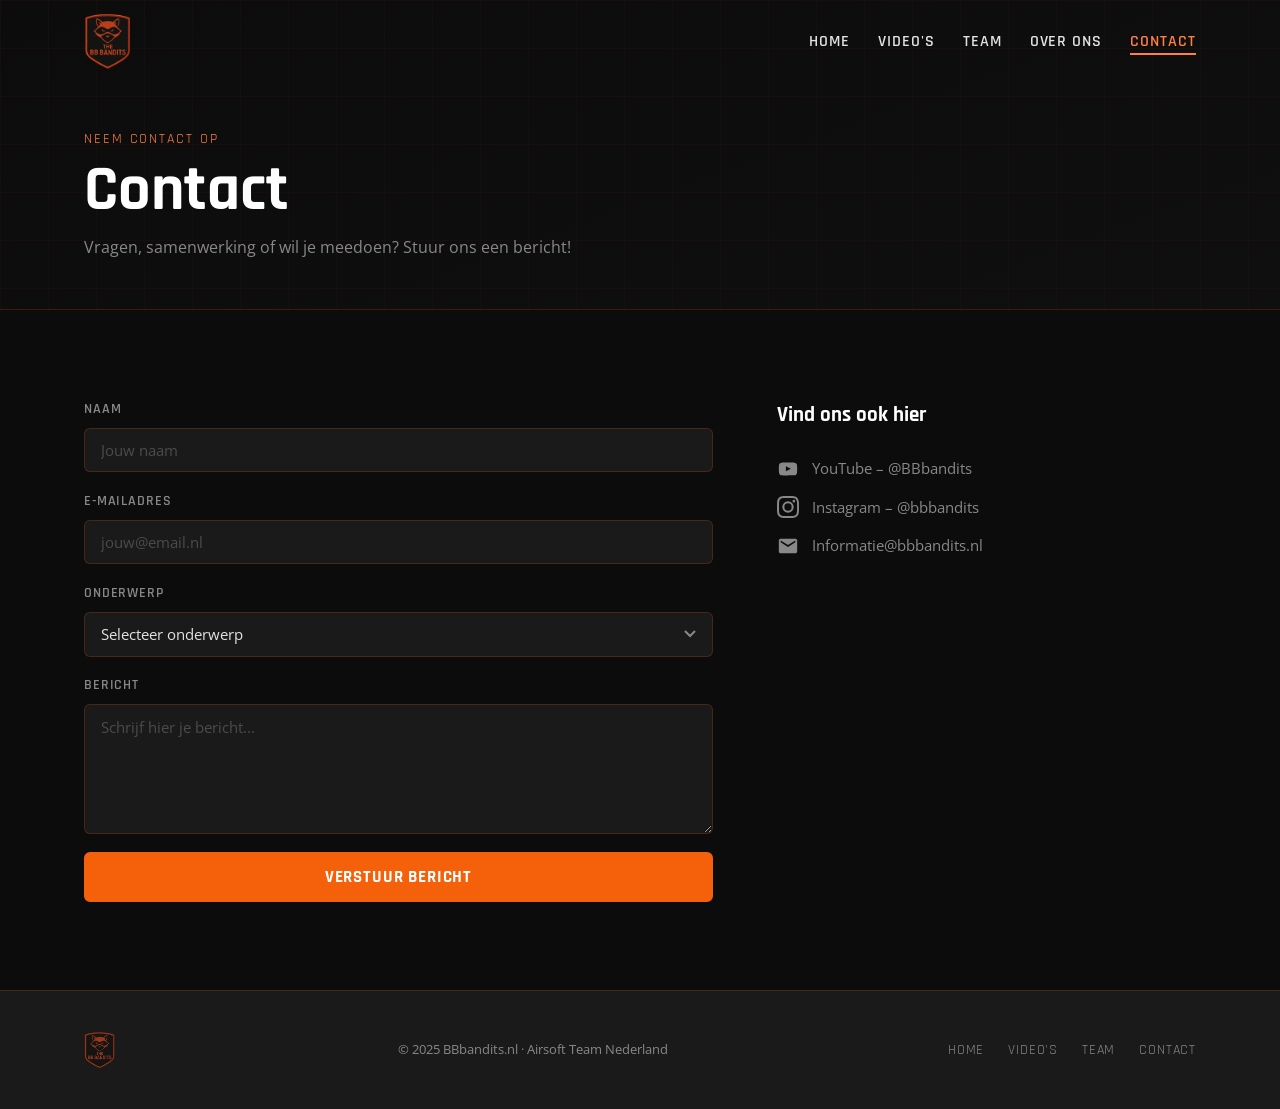
<file: contact.html>
<!DOCTYPE html>
<html lang="nl">
<head>
  <meta charset="UTF-8" />
  <meta name="viewport" content="width=device-width, initial-scale=1.0" />
  <title>Contact – BBbandits.nl</title>
  <meta name="description" content="Neem contact op met de BBbandits." />
  <link rel="stylesheet" href="css/style.css" />
  <link rel="preconnect" href="https://fonts.googleapis.com" />
  <link href="https://fonts.googleapis.com/css2?family=Rajdhani:wght@400;600;700&family=Open+Sans:wght@400;600&display=swap" rel="stylesheet" />
</head>
<body>

<header id="header">
  <nav class="nav container">
    <a href="index.html" class="nav__logo">
      <picture>
        <source srcset="images/logo.png" type="image/png">
        <img src="images/logo.svg" alt="BBbandits" class="nav__logo-img">
      </picture>
    </a>
    <button class="nav__toggle" id="navToggle" aria-label="Menu openen">
      <span></span><span></span><span></span>
    </button>
    <ul class="nav__links" id="navLinks">
      <li><a href="index.html"    data-page="index.html">Home</a></li>
      <li><a href="videos.html"   data-page="videos.html">Video's</a></li>
      <li><a href="team.html"     data-page="team.html">Team</a></li>
      <li><a href="over-ons.html" data-page="over-ons.html">Over ons</a></li>
      <li><a href="contact.html"  data-page="contact.html">Contact</a></li>
    </ul>
  </nav>
</header>

<!-- ── PAGE HERO ──────────────────────────────────────────── -->
<div class="page-hero">
  <div class="container page-hero__content">
    <span class="page-hero__tag">Neem contact op</span>
    <h1 class="page-hero__title">Contact</h1>
    <p class="page-hero__desc">Vragen, samenwerking of wil je meedoen? Stuur ons een bericht!</p>
  </div>
</div>

<!-- ── CONTACT ────────────────────────────────────────────── -->
<section class="section contact">
  <div class="container contact__inner">

    <form class="contact__form" id="contactForm" novalidate>
      <div class="form-group">
        <label for="name">Naam</label>
        <input type="text" id="name" name="name" placeholder="Jouw naam" required />
      </div>
      <div class="form-group">
        <label for="email">E-mailadres</label>
        <input type="email" id="email" name="email" placeholder="jouw@email.nl" required />
      </div>
      <div class="form-group">
        <label for="subject">Onderwerp</label>
        <select id="subject" name="subject">
          <option value="">Selecteer onderwerp</option>
          <option value="meedoen">Ik wil meedoen</option>
          <option value="samenwerking">Samenwerking</option>
          <option value="video">Vraag over video</option>
          <option value="anders">Anders</option>
        </select>
      </div>
      <div class="form-group">
        <label for="message">Bericht</label>
        <textarea id="message" name="message" rows="5" placeholder="Schrijf hier je bericht..." required></textarea>
      </div>
      <button type="submit" class="btn btn--primary btn--full">Verstuur bericht</button>
      <div class="form-success" id="formSuccess">Bericht verstuurd! We reageren zo snel mogelijk.</div>
    </form>

    <div class="contact__info fade-in">
      <h3>Vind ons ook hier</h3>
      <ul class="contact__socials">
        <li>
          <a href="https://www.youtube.com/@BBbandits" target="_blank" rel="noopener">
            <svg viewBox="0 0 24 24" fill="currentColor"><path d="M21.8 8s-.2-1.4-.8-2c-.8-.8-1.6-.8-2-.9C16.2 5 12 5 12 5s-4.2 0-7 .1c-.4.1-1.3.1-2 .9-.6.6-.8 2-.8 2S2 9.6 2 11.2v1.5c0 1.6.2 3.2.2 3.2s.2 1.4.8 2c.8.8 1.8.8 2.2.8C6.8 19 12 19 12 19s4.2 0 7-.1c.4-.1 1.3-.1 2-.9.6-.6.8-2 .8-2s.2-1.6.2-3.2v-1.5C22 9.6 21.8 8 21.8 8zM9.7 14.5V9l5.4 2.8-5.4 2.7z"/></svg>
            YouTube – @BBbandits
          </a>
        </li>
        <li>
          <a href="https://www.instagram.com/bbbandits" target="_blank" rel="noopener">
            <svg viewBox="0 0 24 24" fill="currentColor"><path d="M12 2.2c3.2 0 3.6 0 4.9.1 3.3.1 4.8 1.7 4.9 4.9.1 1.3.1 1.6.1 4.8 0 3.2 0 3.6-.1 4.8-.1 3.2-1.7 4.8-4.9 4.9-1.3.1-1.6.1-4.9.1-3.2 0-3.6 0-4.8-.1-3.3-.1-4.8-1.7-4.9-4.9C2.2 15.6 2.2 15.3 2.2 12c0-3.2 0-3.6.1-4.8C2.4 3.9 4 2.3 7.2 2.2c1.2-.1 1.6-.1 4.8-.1zm0-2.2C8.7 0 8.3 0 7.1.1 2.7.3.3 2.7.1 7.1.1 8.3 0 8.7 0 12c0 3.3 0 3.7.1 4.9.2 4.4 2.6 6.8 7 7C8.3 24 8.7 24 12 24c3.3 0 3.7 0 4.9-.1 4.4-.2 6.8-2.6 7-7 .1-1.2.1-1.6.1-4.9 0-3.3 0-3.7-.1-4.9-.2-4.4-2.6-6.8-7-7C15.7 0 15.3 0 12 0zm0 5.8a6.2 6.2 0 1 0 0 12.4A6.2 6.2 0 0 0 12 5.8zm0 10.2a4 4 0 1 1 0-8 4 4 0 0 1 0 8zm6.4-11.8a1.4 1.4 0 1 0 0 2.8 1.4 1.4 0 0 0 0-2.8z"/></svg>
            Instagram – @bbbandits
          </a>
        </li>
        <li>
          <a href="mailto:Informatie@bbbandits.nl">
            <svg viewBox="0 0 24 24" fill="currentColor"><path d="M20 4H4c-1.1 0-2 .9-2 2v12c0 1.1.9 2 2 2h16c1.1 0 2-.9 2-2V6c0-1.1-.9-2-2-2zm0 4-8 5-8-5V6l8 5 8-5v2z"/></svg>
            Informatie@bbbandits.nl
          </a>
        </li>
      </ul>
    </div>

  </div>
</section>

<footer class="footer">
  <div class="container footer__inner">
    <a href="index.html" class="footer__logo">
      <picture>
        <source srcset="images/logo.png" type="image/png">
        <img src="images/logo.svg" alt="BBbandits" class="footer__logo-img">
      </picture>
    </a>
    <p class="footer__copy">&copy; 2025 BBbandits.nl &middot; Airsoft Team Nederland</p>
    <nav class="footer__nav">
      <a href="index.html">Home</a>
      <a href="videos.html">Video's</a>
      <a href="team.html">Team</a>
      <a href="contact.html">Contact</a>
    </nav>
  </div>
</footer>

<script src="js/main.js"></script>
</body>
</html>
</file>
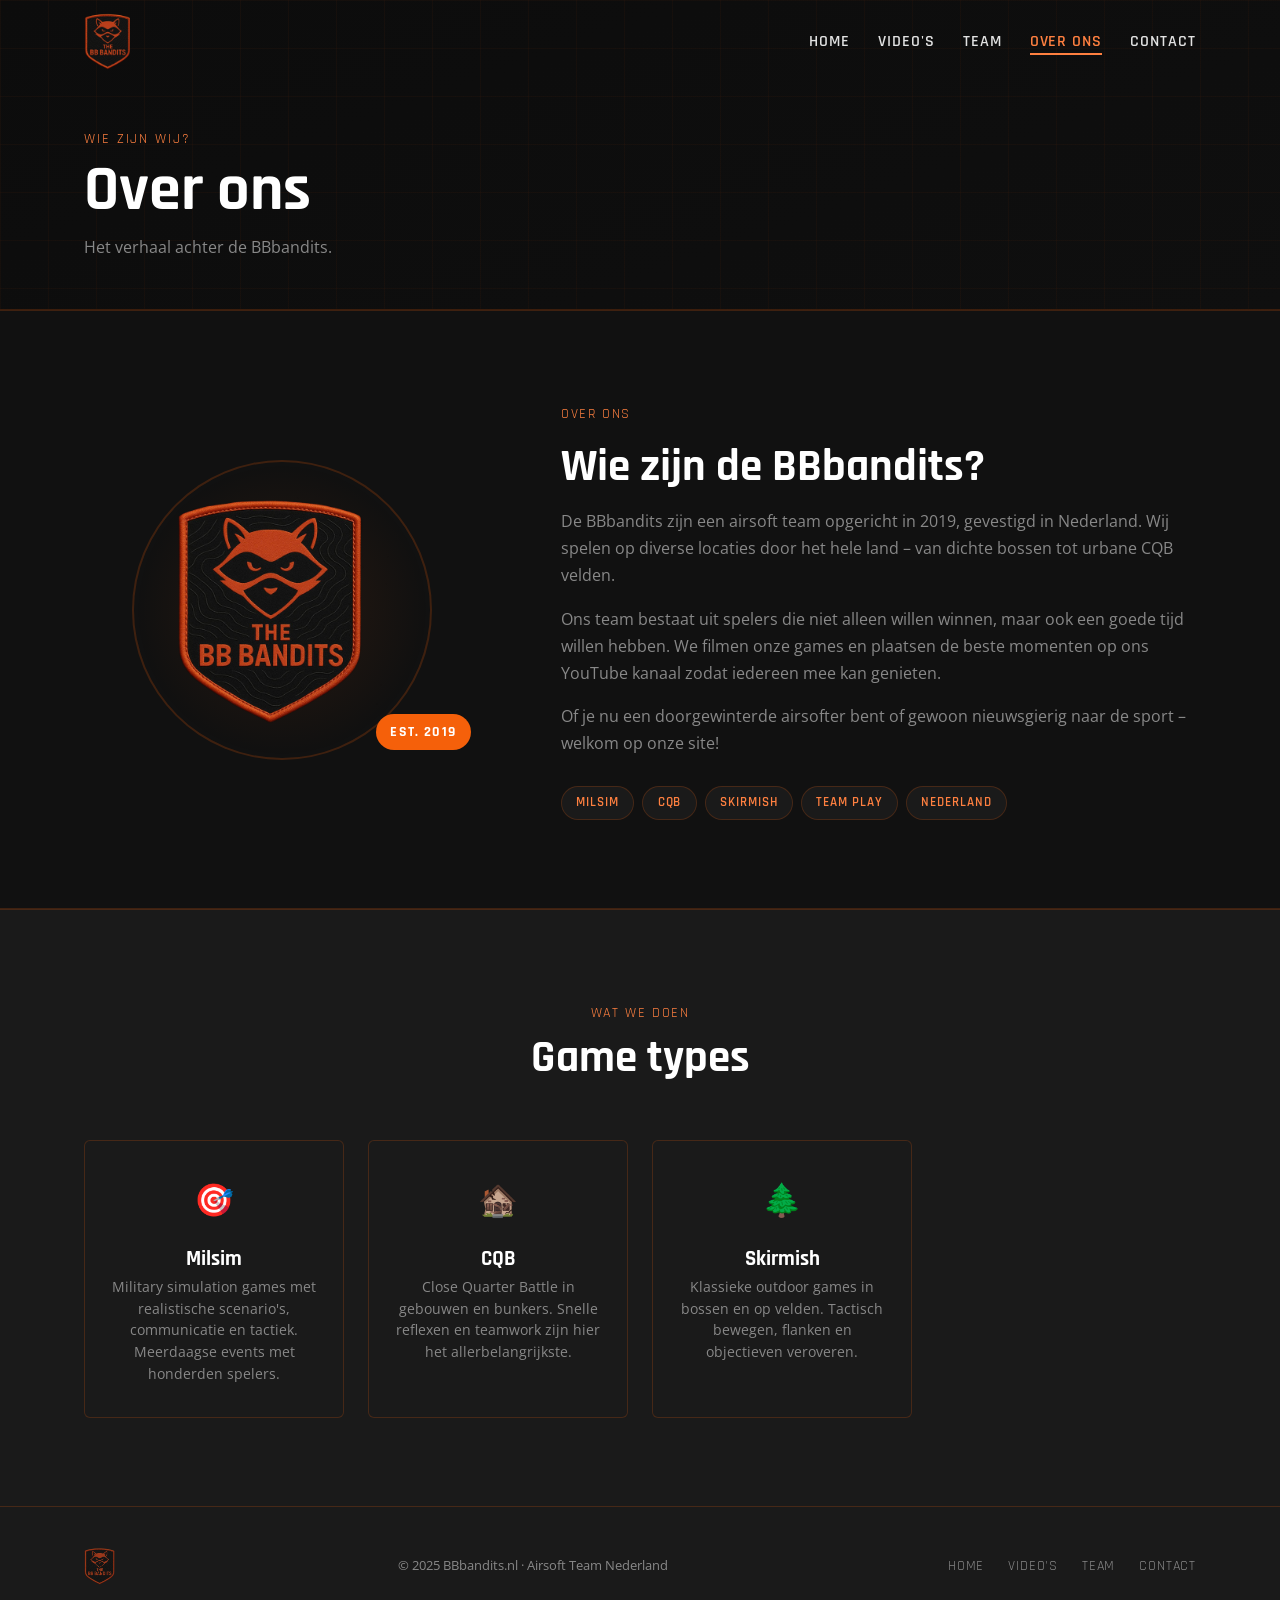
<file: over-ons.html>
<!DOCTYPE html>
<html lang="nl">
<head>
  <meta charset="UTF-8" />
  <meta name="viewport" content="width=device-width, initial-scale=1.0" />
  <title>Over ons – BBbandits.nl</title>
  <meta name="description" content="Het verhaal achter de BBbandits – airsoft team Nederland." />
  <link rel="stylesheet" href="css/style.css" />
  <link rel="preconnect" href="https://fonts.googleapis.com" />
  <link href="https://fonts.googleapis.com/css2?family=Rajdhani:wght@400;600;700&family=Open+Sans:wght@400;600&display=swap" rel="stylesheet" />
</head>
<body>

<header id="header">
  <nav class="nav container">
    <a href="index.html" class="nav__logo">
      <picture>
        <source srcset="images/logo.png" type="image/png">
        <img src="images/logo.svg" alt="BBbandits" class="nav__logo-img">
      </picture>
    </a>
    <button class="nav__toggle" id="navToggle" aria-label="Menu openen">
      <span></span><span></span><span></span>
    </button>
    <ul class="nav__links" id="navLinks">
      <li><a href="index.html"    data-page="index.html">Home</a></li>
      <li><a href="videos.html"   data-page="videos.html">Video's</a></li>
      <li><a href="team.html"     data-page="team.html">Team</a></li>
      <li><a href="over-ons.html" data-page="over-ons.html">Over ons</a></li>
      <li><a href="contact.html"  data-page="contact.html">Contact</a></li>
    </ul>
  </nav>
</header>

<!-- ── PAGE HERO ──────────────────────────────────────────── -->
<div class="page-hero">
  <div class="container page-hero__content">
    <span class="page-hero__tag">Wie zijn wij?</span>
    <h1 class="page-hero__title">Over ons</h1>
    <p class="page-hero__desc">Het verhaal achter de BBbandits.</p>
  </div>
</div>

<!-- ── ABOUT ──────────────────────────────────────────────── -->
<section class="section about">
  <div class="container about__inner">
    <div class="about__visual fade-in">
      <div class="about__logo-circle">
        <picture>
          <source srcset="images/logo.png" type="image/png">
          <img src="images/logo.svg" alt="BBbandits logo" class="about__logo-img">
        </picture>
      </div>
      <div class="about__badge">Est. 2019</div>
    </div>
    <div class="about__text">
      <span class="section__tag">Over ons</span>
      <h2 class="section__title">Wie zijn de BBbandits?</h2>
      <p>De BBbandits zijn een airsoft team opgericht in 2019, gevestigd in Nederland. Wij spelen op diverse locaties door het hele land – van dichte bossen tot urbane CQB velden.</p>
      <p>Ons team bestaat uit spelers die niet alleen willen winnen, maar ook een goede tijd willen hebben. We filmen onze games en plaatsen de beste momenten op ons YouTube kanaal zodat iedereen mee kan genieten.</p>
      <p>Of je nu een doorgewinterde airsofter bent of gewoon nieuwsgierig naar de sport – welkom op onze site!</p>
      <div class="about__tags">
        <span>Milsim</span>
        <span>CQB</span>
        <span>Skirmish</span>
        <span>Team Play</span>
        <span>Nederland</span>
      </div>
    </div>
  </div>
</section>

<!-- ── WAT WE DOEN ────────────────────────────────────────── -->
<section class="section" style="background:var(--bg-3);border-top:1px solid var(--border)">
  <div class="container">
    <div class="section__header">
      <span class="section__tag">Wat we doen</span>
      <h2 class="section__title">Game types</h2>
    </div>
    <div style="display:grid;grid-template-columns:repeat(auto-fill,minmax(260px,1fr));gap:1.5rem">

      <div class="team-card fade-in">
        <div style="font-size:2rem;margin-bottom:1rem">🎯</div>
        <h3 class="team-card__name">Milsim</h3>
        <p class="team-card__bio">Military simulation games met realistische scenario's, communicatie en tactiek. Meerdaagse events met honderden spelers.</p>
      </div>

      <div class="team-card fade-in">
        <div style="font-size:2rem;margin-bottom:1rem">🏚️</div>
        <h3 class="team-card__name">CQB</h3>
        <p class="team-card__bio">Close Quarter Battle in gebouwen en bunkers. Snelle reflexen en teamwork zijn hier het allerbelangrijkste.</p>
      </div>

      <div class="team-card fade-in">
        <div style="font-size:2rem;margin-bottom:1rem">🌲</div>
        <h3 class="team-card__name">Skirmish</h3>
        <p class="team-card__bio">Klassieke outdoor games in bossen en op velden. Tactisch bewegen, flanken en objectieven veroveren.</p>
      </div>

    </div>
  </div>
</section>

<footer class="footer">
  <div class="container footer__inner">
    <a href="index.html" class="footer__logo">
      <picture>
        <source srcset="images/logo.png" type="image/png">
        <img src="images/logo.svg" alt="BBbandits" class="footer__logo-img">
      </picture>
    </a>
    <p class="footer__copy">&copy; 2025 BBbandits.nl &middot; Airsoft Team Nederland</p>
    <nav class="footer__nav">
      <a href="index.html">Home</a>
      <a href="videos.html">Video's</a>
      <a href="team.html">Team</a>
      <a href="contact.html">Contact</a>
    </nav>
  </div>
</footer>

<script src="js/main.js"></script>
</body>
</html>
</file>
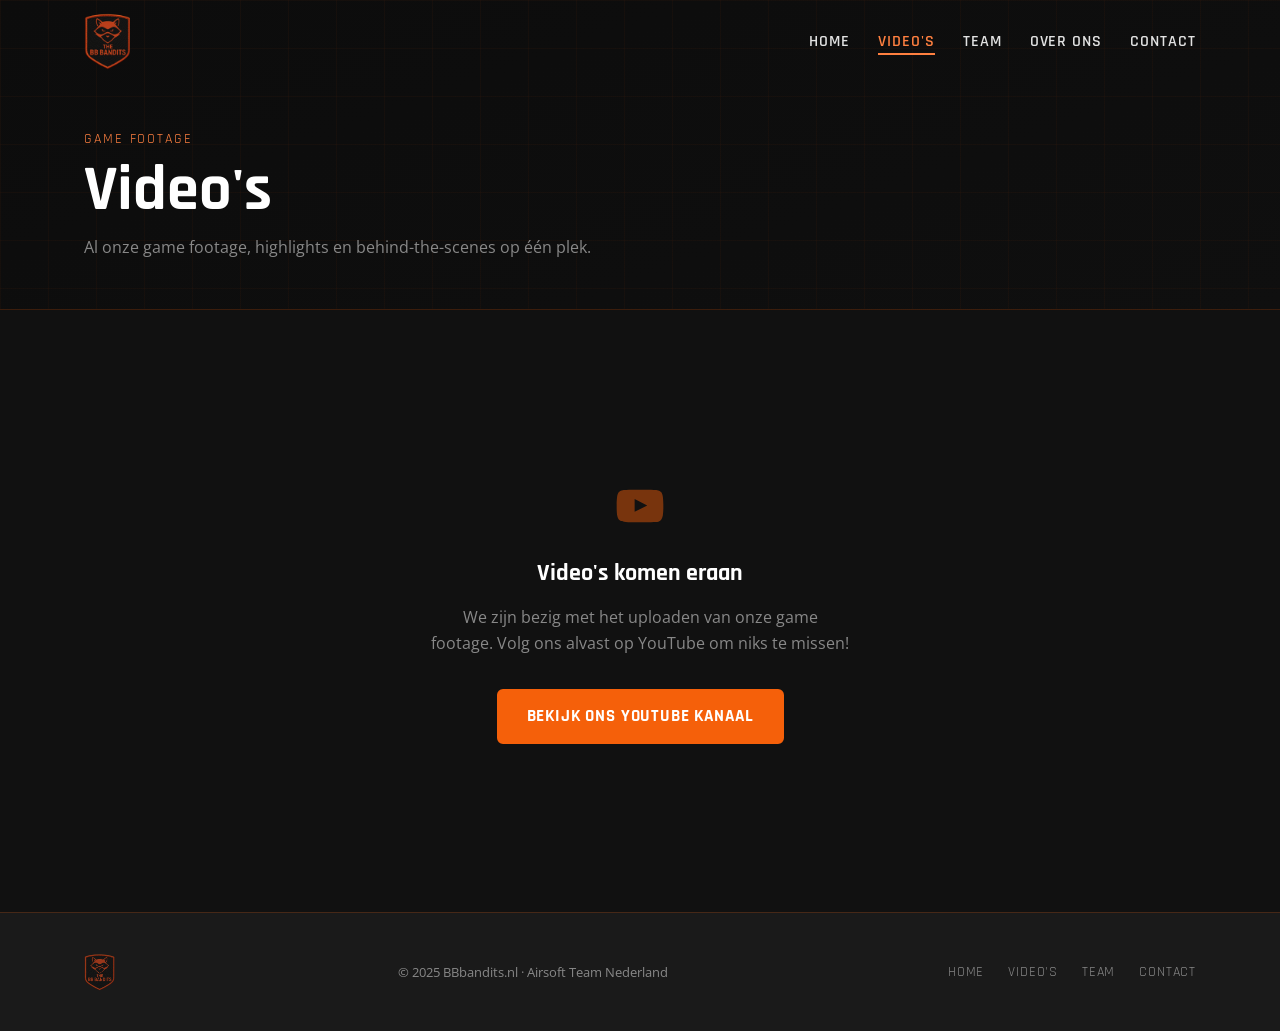
<file: videos.html>
<!DOCTYPE html>
<html lang="nl">
<head>
  <meta charset="UTF-8" />
  <meta name="viewport" content="width=device-width, initial-scale=1.0" />
  <title>Video's – BBbandits.nl</title>
  <meta name="description" content="Alle game footage, highlights en behind-the-scenes van de BBbandits." />
  <link rel="stylesheet" href="css/style.css" />
  <link rel="preconnect" href="https://fonts.googleapis.com" />
  <link href="https://fonts.googleapis.com/css2?family=Rajdhani:wght@400;600;700&family=Open+Sans:wght@400;600&display=swap" rel="stylesheet" />
</head>
<body>

<header id="header">
  <nav class="nav container">
    <a href="index.html" class="nav__logo">
      <picture>
        <source srcset="images/logo.png" type="image/png">
        <img src="images/logo.svg" alt="BBbandits" class="nav__logo-img">
      </picture>
    </a>
    <button class="nav__toggle" id="navToggle" aria-label="Menu openen">
      <span></span><span></span><span></span>
    </button>
    <ul class="nav__links" id="navLinks">
      <li><a href="index.html"    data-page="index.html">Home</a></li>
      <li><a href="videos.html"   data-page="videos.html">Video's</a></li>
      <li><a href="team.html"     data-page="team.html">Team</a></li>
      <li><a href="over-ons.html" data-page="over-ons.html">Over ons</a></li>
      <li><a href="contact.html"  data-page="contact.html">Contact</a></li>
    </ul>
  </nav>
</header>

<!-- ── PAGE HERO ──────────────────────────────────────────── -->
<div class="page-hero">
  <div class="container page-hero__content">
    <span class="page-hero__tag">Game Footage</span>
    <h1 class="page-hero__title">Video's</h1>
    <p class="page-hero__desc">Al onze game footage, highlights en behind-the-scenes op één plek.</p>
  </div>
</div>

<!-- ── VIDEO GRID ─────────────────────────────────────────── -->
<section class="section" style="background:var(--bg-2)">
  <div class="container">

    <div class="videos__empty">
      <svg viewBox="0 0 24 24" fill="currentColor"><path d="M21.8 8s-.2-1.4-.8-2c-.8-.8-1.6-.8-2-.9C16.2 5 12 5 12 5s-4.2 0-7 .1c-.4.1-1.3.1-2 .9-.6.6-.8 2-.8 2S2 9.6 2 11.2v1.5c0 1.6.2 3.2.2 3.2s.2 1.4.8 2c.8.8 1.8.8 2.2.8C6.8 19 12 19 12 19s4.2 0 7-.1c.4-.1 1.3-.1 2-.9.6-.6.8-2 .8-2s.2-1.6.2-3.2v-1.5C22 9.6 21.8 8 21.8 8zM9.7 14.5V9l5.4 2.8-5.4 2.7z"/></svg>
      <h3>Video's komen eraan</h3>
      <p>We zijn bezig met het uploaden van onze game footage. Volg ons alvast op YouTube om niks te missen!</p>
      <a href="https://www.youtube.com/@BBbandits" target="_blank" rel="noopener" class="btn btn--primary">Bekijk ons YouTube kanaal</a>
    </div>

  </div>
</section>

<footer class="footer">
  <div class="container footer__inner">
    <a href="index.html" class="footer__logo">
      <picture>
        <source srcset="images/logo.png" type="image/png">
        <img src="images/logo.svg" alt="BBbandits" class="footer__logo-img">
      </picture>
    </a>
    <p class="footer__copy">&copy; 2025 BBbandits.nl &middot; Airsoft Team Nederland</p>
    <nav class="footer__nav">
      <a href="index.html">Home</a>
      <a href="videos.html">Video's</a>
      <a href="team.html">Team</a>
      <a href="contact.html">Contact</a>
    </nav>
  </div>
</footer>

<script src="js/main.js"></script>
</body>
</html>
</file>
<file: css/style.css>
/* ============================================================
   BBbandits.nl – Main Stylesheet
   ============================================================ */

*, *::before, *::after { box-sizing: border-box; margin: 0; padding: 0; }

:root {
  --orange:      #f5600a;
  --orange-dark: #c24807;
  --orange-lt:   #ff8040;
  --bg:          #0c0c0c;
  --bg-2:        #111111;
  --bg-3:        #1a1a1a;
  --text:        #e2e2e2;
  --text-muted:  #888888;
  --border:      rgba(245,96,10,.2);
  --radius:      6px;
  --font-head:   'Rajdhani', sans-serif;
  --font-body:   'Open Sans', sans-serif;
}

html { scroll-behavior: smooth; }
body { background: var(--bg); color: var(--text); font-family: var(--font-body); font-size: 16px; line-height: 1.65; overflow-x: hidden; }
a { color: inherit; text-decoration: none; }
img { max-width: 100%; display: block; }
ul { list-style: none; }
button { cursor: pointer; border: none; background: none; font-family: inherit; }

.container { width: 100%; max-width: 1160px; margin: 0 auto; padding: 0 1.5rem; }

/* ── Buttons ──────────────────────────────────────────────── */
.btn {
  display: inline-flex; align-items: center; justify-content: center; gap: .5rem;
  padding: .75rem 1.75rem; border-radius: var(--radius);
  font-family: var(--font-head); font-size: 1.05rem; font-weight: 700;
  letter-spacing: .05em; text-transform: uppercase; transition: all .25s ease;
}
.btn--primary { background: var(--orange); color: #fff; border: 2px solid var(--orange); }
.btn--primary:hover { background: var(--orange-lt); border-color: var(--orange-lt); transform: translateY(-2px); box-shadow: 0 6px 28px rgba(245,96,10,.45); }
.btn--outline { background: transparent; color: var(--text); border: 2px solid rgba(255,255,255,.3); }
.btn--outline:hover { border-color: var(--orange-lt); color: var(--orange-lt); transform: translateY(-2px); }
.btn--full { width: 100%; }
.btn--sm { padding: .5rem 1.1rem; font-size: .9rem; }

/* ── Section helpers ──────────────────────────────────────── */
.section { padding: 5.5rem 0; }
.section__header { text-align: center; margin-bottom: 3.5rem; }
.section__tag { display: inline-block; font-family: var(--font-head); font-size: .85rem; letter-spacing: .12em; text-transform: uppercase; color: var(--orange-lt); margin-bottom: .6rem; }
.section__title { font-family: var(--font-head); font-size: clamp(2rem, 4vw, 2.8rem); font-weight: 700; color: #fff; line-height: 1.1; }
.section__desc { margin-top: .75rem; color: var(--text-muted); max-width: 560px; margin-left: auto; margin-right: auto; }

/* ── Header / Nav ─────────────────────────────────────────── */
#header {
  position: fixed; top: 0; left: 0; right: 0; z-index: 100;
  padding: .75rem 0; background: transparent; transition: background .3s, box-shadow .3s;
}
#header.scrolled { background: rgba(10,10,10,.94); backdrop-filter: blur(14px); box-shadow: 0 2px 24px rgba(0,0,0,.6); }

.nav { display: flex; align-items: center; justify-content: space-between; }

.nav__logo { display: flex; align-items: center; }
.nav__logo-img { height: 58px; width: auto; display: block; transition: transform .2s; }
.nav__logo:hover .nav__logo-img { transform: scale(1.04); }

.nav__links { display: flex; gap: 1.75rem; align-items: center; }
.nav__links a {
  font-family: var(--font-head); font-size: 1rem; font-weight: 600;
  letter-spacing: .06em; text-transform: uppercase; color: var(--text);
  transition: color .2s; position: relative;
}
.nav__links a::after {
  content: ''; position: absolute; bottom: -3px; left: 0;
  width: 0; height: 2px; background: var(--orange-lt); transition: width .25s ease;
}
.nav__links a:hover { color: #fff; }
.nav__links a:hover::after, .nav__links a.active::after { width: 100%; }
.nav__links a.active { color: var(--orange-lt); }

.nav__admin-link {
  font-size: .8rem !important; color: var(--text-muted) !important;
  opacity: .55; transition: opacity .2s !important;
  letter-spacing: .04em !important;
}
.nav__admin-link:hover { opacity: 1; color: var(--orange-lt) !important; }

.nav__toggle { display: none; flex-direction: column; gap: 5px; padding: 4px; }
.nav__toggle span { display: block; width: 26px; height: 2px; background: var(--text); border-radius: 2px; transition: all .25s ease; }
.nav__toggle.open span:nth-child(1) { transform: translateY(7px) rotate(45deg); }
.nav__toggle.open span:nth-child(2) { opacity: 0; }
.nav__toggle.open span:nth-child(3) { transform: translateY(-7px) rotate(-45deg); }

/* ── Hero (full-screen, home only) ───────────────────────── */
.hero {
  position: relative; min-height: 100vh; display: flex; align-items: center;
  overflow: hidden;
  background: radial-gradient(ellipse 75% 55% at 55% 38%, rgba(245,96,10,.13) 0%, transparent 70%),
              linear-gradient(160deg, #0c0c0c 0%, #131313 50%, #0a0a0a 100%);
}
.hero::before {
  content: ''; position: absolute; inset: 0;
  background-image: linear-gradient(rgba(245,96,10,.05) 1px, transparent 1px),
                    linear-gradient(90deg, rgba(245,96,10,.05) 1px, transparent 1px);
  background-size: 48px 48px; animation: gridShift 20s linear infinite;
}
@keyframes gridShift { from { background-position: 0 0; } to { background-position: 48px 48px; } }
.hero__overlay { position: absolute; inset: 0; background: radial-gradient(ellipse at center, transparent 30%, rgba(10,10,10,.65) 100%); }

.hero__content { position: relative; z-index: 2; max-width: 800px; padding: 9rem 1.5rem 4rem; }
.hero__logo-wrap { margin-bottom: 2.5rem; }
.hero__logo-img { height: 130px; width: auto; filter: drop-shadow(0 8px 32px rgba(245,96,10,.3)); }
.hero__label { font-family: var(--font-head); font-size: .9rem; letter-spacing: .2em; text-transform: uppercase; color: var(--orange-lt); margin-bottom: 1rem; }
.hero__title { font-family: var(--font-head); font-size: clamp(3rem, 9vw, 7rem); font-weight: 700; line-height: .95; color: #fff; text-shadow: 0 4px 40px rgba(0,0,0,.7); }
.hero__title span { color: var(--orange-lt); }
.hero__sub { margin-top: 1.2rem; font-size: 1.2rem; color: var(--text-muted); letter-spacing: .12em; text-transform: uppercase; font-family: var(--font-head); }
.hero__actions { display: flex; flex-wrap: wrap; gap: 1rem; margin-top: 2.5rem; }
.hero__scroll { position: absolute; bottom: 2rem; left: 50%; transform: translateX(-50%); z-index: 2; }
.hero__scroll span { display: block; width: 22px; height: 38px; border: 2px solid rgba(255,255,255,.25); border-radius: 12px; position: relative; }
.hero__scroll span::after { content: ''; display: block; width: 4px; height: 8px; background: var(--orange-lt); border-radius: 2px; position: absolute; top: 5px; left: 50%; transform: translateX(-50%); animation: scrollBob 1.8s ease-in-out infinite; }
@keyframes scrollBob { 0%,100% { transform: translateX(-50%) translateY(0); opacity:1; } 70% { transform: translateX(-50%) translateY(12px); opacity:0; } }

/* ── Page Hero (inner pages) ──────────────────────────────── */
.page-hero {
  position: relative; padding: 8rem 0 3rem;
  background: linear-gradient(160deg, #0c0c0c 0%, #0f0f0f 100%);
  border-bottom: 1px solid var(--border); overflow: hidden;
}
.page-hero::before {
  content: ''; position: absolute; inset: 0;
  background-image: linear-gradient(rgba(245,96,10,.04) 1px, transparent 1px),
                    linear-gradient(90deg, rgba(245,96,10,.04) 1px, transparent 1px);
  background-size: 48px 48px;
}
.page-hero__content { position: relative; z-index: 1; }
.page-hero__tag { display: block; font-family: var(--font-head); font-size: .85rem; letter-spacing: .14em; text-transform: uppercase; color: var(--orange-lt); margin-bottom: .5rem; }
.page-hero__title { font-family: var(--font-head); font-size: clamp(2.4rem, 6vw, 4rem); font-weight: 700; color: #fff; line-height: 1; }
.page-hero__desc { margin-top: .75rem; color: var(--text-muted); max-width: 520px; }

/* ── Stats ────────────────────────────────────────────────── */
.stats { background: var(--bg-3); border-top: 1px solid var(--border); border-bottom: 1px solid var(--border); padding: 3rem 0; }
.stats__grid { display: grid; grid-template-columns: repeat(4, 1fr); gap: 2rem; text-align: center; }
.stat__number { display: block; font-family: var(--font-head); font-size: clamp(2.5rem, 5vw, 3.5rem); font-weight: 700; color: var(--orange-lt); line-height: 1; }
.stat__label { display: block; font-size: .82rem; letter-spacing: .1em; text-transform: uppercase; color: var(--text-muted); margin-top: .4rem; }

/* ── Video grid ───────────────────────────────────────────── */
.videos { background: var(--bg-2); }
.video-filters { display: flex; flex-wrap: wrap; gap: .75rem; justify-content: center; margin-bottom: 2.5rem; }
.filter-btn { padding: .45rem 1.2rem; border-radius: 30px; font-family: var(--font-head); font-size: .9rem; font-weight: 600; letter-spacing: .06em; text-transform: uppercase; color: var(--text-muted); border: 1px solid var(--border); background: var(--bg-3); transition: all .2s ease; }
.filter-btn:hover, .filter-btn.active { background: var(--orange); color: #fff; border-color: var(--orange); }

.videos__grid { display: grid; grid-template-columns: repeat(auto-fill, minmax(320px, 1fr)); gap: 1.5rem; }
.video-card { background: var(--bg-3); border: 1px solid var(--border); border-radius: var(--radius); overflow: hidden; transition: transform .25s, box-shadow .25s; }
.video-card:hover { transform: translateY(-4px); box-shadow: 0 12px 36px rgba(0,0,0,.5); border-color: rgba(245,96,10,.4); }
.video-card.hidden { display: none; }

.video-card__thumb { position: relative; aspect-ratio: 16/9; background: #0a0a0a; overflow: hidden; }
.video-card__thumb img { width: 100%; height: 100%; object-fit: cover; transition: transform .3s; }
.video-card:hover .video-card__thumb img { transform: scale(1.04); }
.yt-thumb-link { display: block; width: 100%; height: 100%; position: relative; }
.play-overlay {
  position: absolute; inset: 0; display: flex; align-items: center; justify-content: center;
  background: rgba(0,0,0,.35); opacity: 0; transition: opacity .25s;
}
.yt-thumb-link:hover .play-overlay { opacity: 1; }
.play-overlay svg { width: 56px; height: 56px; color: #fff; filter: drop-shadow(0 2px 8px rgba(0,0,0,.6)); }

.video-thumb-placeholder { width: 100%; height: 100%; display: flex; align-items: center; justify-content: center; background: linear-gradient(135deg, #151515, #111); cursor: pointer; transition: background .2s; }
.video-thumb-placeholder:hover { background: linear-gradient(135deg, #201a14, #1a1410); }
.video-thumb-placeholder svg { width: 52px; height: 52px; color: rgba(245,96,10,.5); transition: color .2s, transform .2s; }
.video-thumb-placeholder:hover svg { color: var(--orange-lt); transform: scale(1.1); }

.video-card__tag { position: absolute; top: .75rem; left: .75rem; padding: .25rem .65rem; border-radius: 3px; font-family: var(--font-head); font-size: .75rem; font-weight: 700; letter-spacing: .08em; text-transform: uppercase; background: rgba(10,10,10,.85); color: var(--orange-lt); border: 1px solid rgba(245,96,10,.3); }
.video-card__info { padding: 1.1rem 1.25rem 1.25rem; }
.video-card__info h3 { font-family: var(--font-head); font-size: 1.1rem; font-weight: 700; color: #fff; margin-bottom: .35rem; }
.video-card__info p { font-size: .88rem; color: var(--text-muted); line-height: 1.5; }
.video-card__meta { display: block; margin-top: .75rem; font-size: .78rem; color: rgba(136,136,136,.7); font-family: var(--font-head); letter-spacing: .06em; }
.videos__cta { text-align: center; margin-top: 3rem; }
.videos__empty { text-align: center; padding: 5rem 1rem; color: var(--text-muted); }
.videos__empty svg { width: 56px; height: 56px; color: var(--orange); opacity: .45; margin-bottom: 1.25rem; display: block; margin-left: auto; margin-right: auto; }
.videos__empty h3 { font-family: var(--font-head); font-size: 1.5rem; color: #fff; margin-bottom: .75rem; }
.videos__empty p { max-width: 420px; margin: 0 auto 2rem; line-height: 1.6; }

/* ── Section CTA row ──────────────────────────────────────── */
.section-cta { display: flex; justify-content: center; margin-top: 3rem; }

/* ── Team ─────────────────────────────────────────────────── */
.team { background: var(--bg); }
.team__grid { display: grid; grid-template-columns: repeat(auto-fill, minmax(240px, 1fr)); gap: 1.5rem; }
.team-card { background: var(--bg-3); border: 1px solid var(--border); border-radius: var(--radius); padding: 2rem 1.5rem; text-align: center; transition: transform .25s, box-shadow .25s; }
.team-card:hover { transform: translateY(-4px); box-shadow: 0 10px 32px rgba(0,0,0,.4); border-color: rgba(245,96,10,.45); }
.team-card__avatar { width: 84px; height: 84px; border-radius: 50%; background: linear-gradient(135deg, var(--orange-dark), var(--bg-3)); border: 2px solid var(--border); margin: 0 auto 1.25rem; display: flex; align-items: center; justify-content: center; overflow: hidden; }
.avatar-placeholder { width: 100%; height: 100%; display: flex; align-items: center; justify-content: center; }
.avatar-placeholder svg { width: 46px; height: 46px; color: var(--orange); }
.avatar-photo { width: 100%; height: 100%; object-fit: cover; display: block; }
.team-card__name { font-family: var(--font-head); font-size: 1.3rem; font-weight: 700; color: #fff; }
.team-card__role { display: block; font-size: .8rem; letter-spacing: .08em; text-transform: uppercase; color: var(--orange-lt); margin: .35rem 0 .75rem; }
.team-card__bio { font-size: .88rem; color: var(--text-muted); line-height: 1.55; }

/* ── About ────────────────────────────────────────────────── */
.about { background: var(--bg-2); border-top: 1px solid var(--border); border-bottom: 1px solid var(--border); }
.about__inner { display: grid; grid-template-columns: 1fr 1.6fr; gap: 5rem; align-items: center; }
.about__visual { position: relative; display: flex; justify-content: center; }
.about__logo-circle { width: 300px; height: 300px; border-radius: 50%; background: radial-gradient(circle, rgba(245,96,10,.1) 0%, transparent 70%); border: 2px solid var(--border); display: flex; align-items: center; justify-content: center; padding: 2.5rem; }
.about__logo-img { width: 100%; height: auto; object-fit: contain; }
.about__badge { position: absolute; bottom: 10px; right: 10px; background: var(--orange); color: #fff; font-family: var(--font-head); font-size: .85rem; font-weight: 700; letter-spacing: .1em; text-transform: uppercase; padding: .4rem .9rem; border-radius: 30px; }
.about__text .section__title { text-align: left; margin-top: .5rem; }
.about__text p { color: var(--text-muted); margin-top: 1rem; line-height: 1.7; }
.about__tags { display: flex; flex-wrap: wrap; gap: .5rem; margin-top: 1.75rem; }
.about__tags span { padding: .35rem .9rem; border-radius: 30px; font-family: var(--font-head); font-size: .82rem; font-weight: 600; letter-spacing: .07em; text-transform: uppercase; background: var(--bg-3); color: var(--orange-lt); border: 1px solid var(--border); }

/* ── Contact ──────────────────────────────────────────────── */
.contact { background: var(--bg); }
.contact__inner { display: grid; grid-template-columns: 1.5fr 1fr; gap: 4rem; align-items: start; }
.contact__form { display: flex; flex-direction: column; gap: 1.1rem; }
.form-group { display: flex; flex-direction: column; gap: .4rem; }
.form-group label { font-family: var(--font-head); font-size: .9rem; font-weight: 600; letter-spacing: .06em; text-transform: uppercase; color: var(--text-muted); }
.form-group input, .form-group select, .form-group textarea { background: var(--bg-3); border: 1px solid var(--border); border-radius: var(--radius); color: var(--text); padding: .7rem 1rem; font-family: var(--font-body); font-size: .95rem; outline: none; transition: border-color .2s; -webkit-appearance: none; }
.form-group input:focus, .form-group select:focus, .form-group textarea:focus { border-color: var(--orange-lt); }
.form-group input::placeholder, .form-group textarea::placeholder { color: rgba(136,136,136,.45); }
.form-group textarea { resize: vertical; min-height: 130px; }
.form-group select { background-image: url("data:image/svg+xml,%3Csvg xmlns='http://www.w3.org/2000/svg' width='12' height='8' viewBox='0 0 12 8'%3E%3Cpath d='M1 1l5 5 5-5' stroke='%23888' stroke-width='2' fill='none'/%3E%3C/svg%3E"); background-repeat: no-repeat; background-position: right 1rem center; }
.form-success { display: none; padding: .85rem 1rem; border-radius: var(--radius); background: rgba(245,96,10,.12); border: 1px solid var(--orange); color: var(--orange-lt); font-size: .9rem; text-align: center; }
.form-success.show { display: block; }
.contact__info h3 { font-family: var(--font-head); font-size: 1.3rem; color: #fff; margin-bottom: 1.5rem; }
.contact__socials { display: flex; flex-direction: column; gap: .85rem; }
.contact__socials a { display: flex; align-items: center; gap: .85rem; color: var(--text-muted); font-size: .95rem; transition: color .2s; }
.contact__socials a:hover { color: var(--orange-lt); }
.contact__socials svg { width: 22px; height: 22px; flex-shrink: 0; }

/* ── Footer ───────────────────────────────────────────────── */
.footer { background: var(--bg-3); border-top: 1px solid var(--border); padding: 2.5rem 0; }
.footer__inner { display: flex; flex-wrap: wrap; align-items: center; justify-content: space-between; gap: 1rem; }
.footer__logo { display: flex; align-items: center; }
.footer__logo-img { height: 38px; width: auto; opacity: .8; transition: opacity .2s; }
.footer__logo:hover .footer__logo-img { opacity: 1; }
.footer__copy { font-size: .8rem; color: var(--text-muted); }
.footer__nav { display: flex; gap: 1.5rem; }
.footer__nav a { font-family: var(--font-head); font-size: .85rem; letter-spacing: .06em; text-transform: uppercase; color: var(--text-muted); transition: color .2s; }
.footer__nav a:hover { color: var(--orange-lt); }

/* ── Responsive ───────────────────────────────────────────── */
@media (max-width: 900px) {
  .stats__grid { grid-template-columns: repeat(2, 1fr); }
  .about__inner { grid-template-columns: 1fr; text-align: center; gap: 3rem; }
  .about__text .section__title { text-align: center; }
  .about__tags { justify-content: center; }
  .contact__inner { grid-template-columns: 1fr; gap: 3rem; }
}
@media (max-width: 680px) {
  .nav__links { display: none; position: fixed; inset: 0; background: rgba(10,10,10,.97); flex-direction: column; align-items: center; justify-content: center; gap: 2.5rem; z-index: 99; }
  .nav__links.open { display: flex; }
  .nav__links a { font-size: 1.5rem; }
  .nav__toggle { display: flex; position: relative; z-index: 101; }
  .hero__content { padding-top: 9rem; }
  .hero__logo-img { height: 90px; }
  .footer__inner { flex-direction: column; text-align: center; }
  .footer__nav { justify-content: center; }
  .stats__grid { grid-template-columns: repeat(2, 1fr); gap: 1.25rem; }
}
@media (max-width: 480px) {
  .section { padding: 4rem 0; }
  .about__logo-circle { width: 220px; height: 220px; padding: 1.75rem; }
  .nav__logo-img { height: 44px; }
}
</file>
